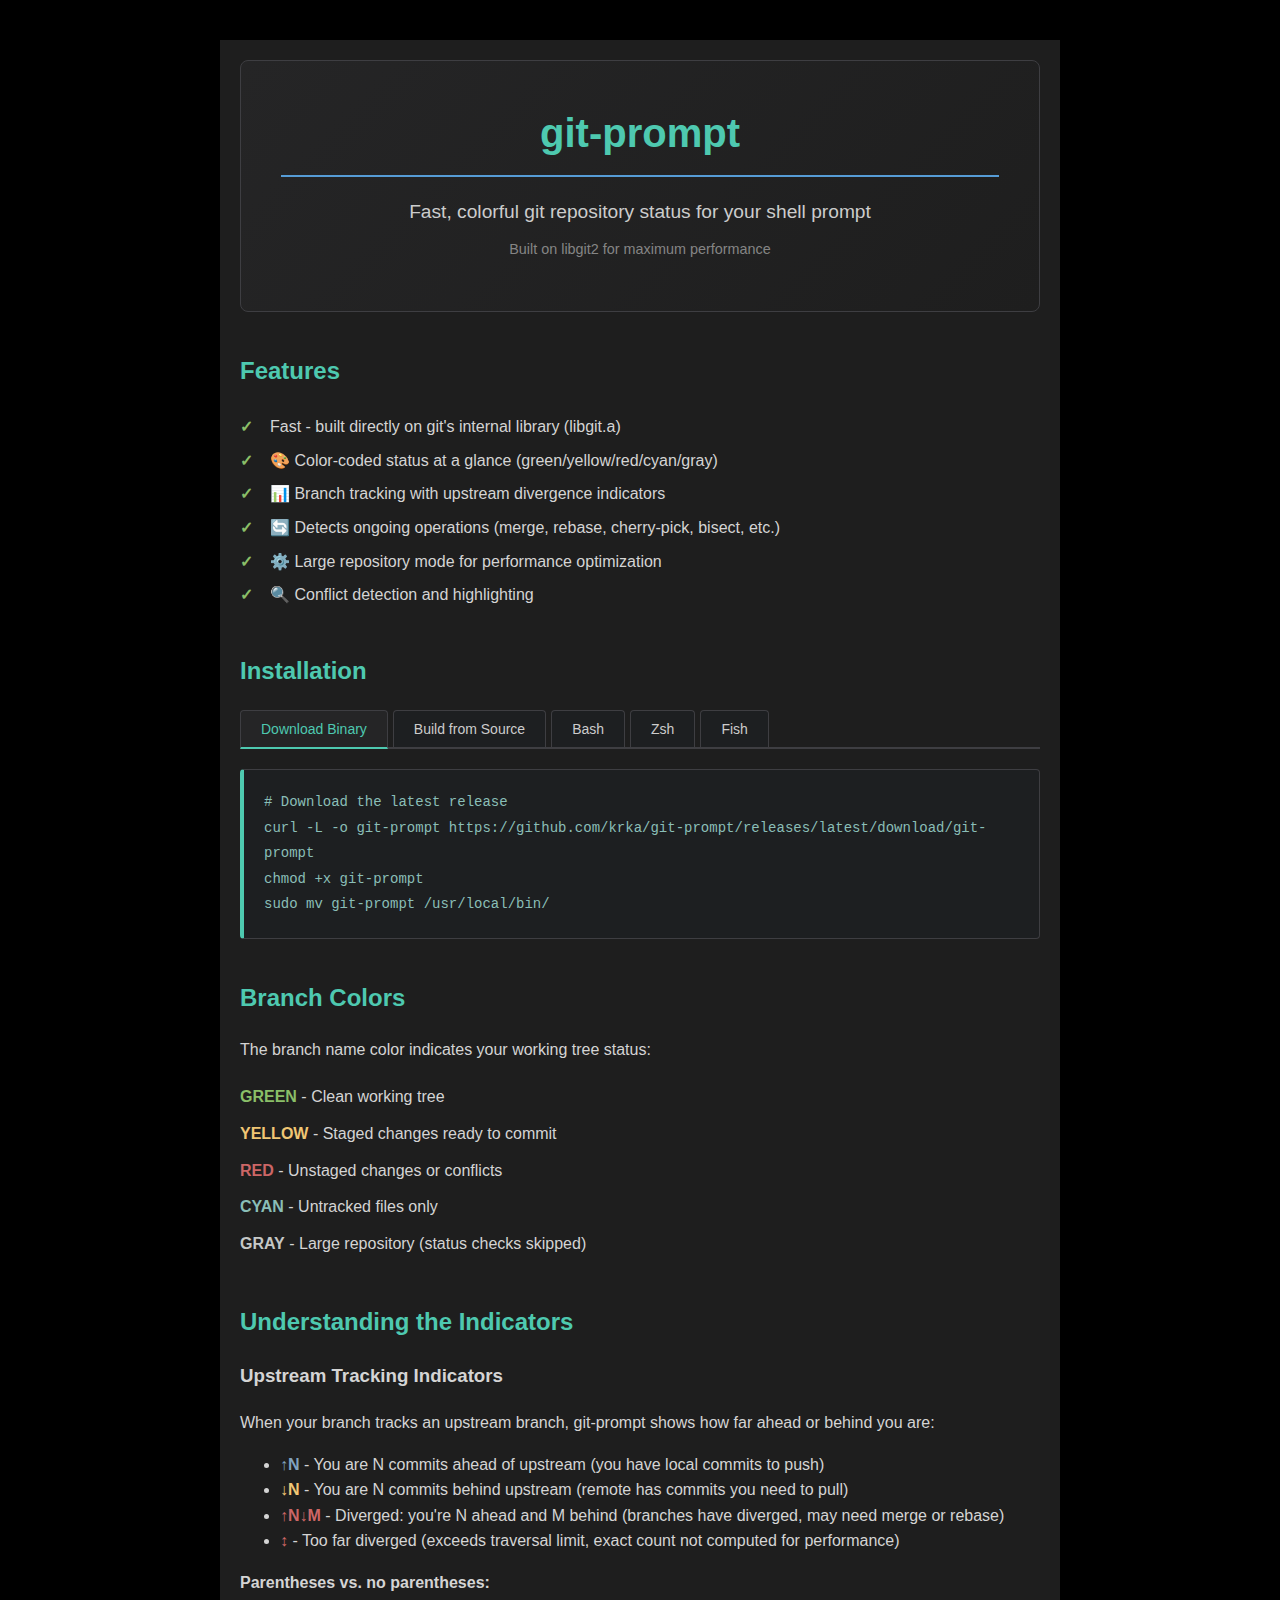
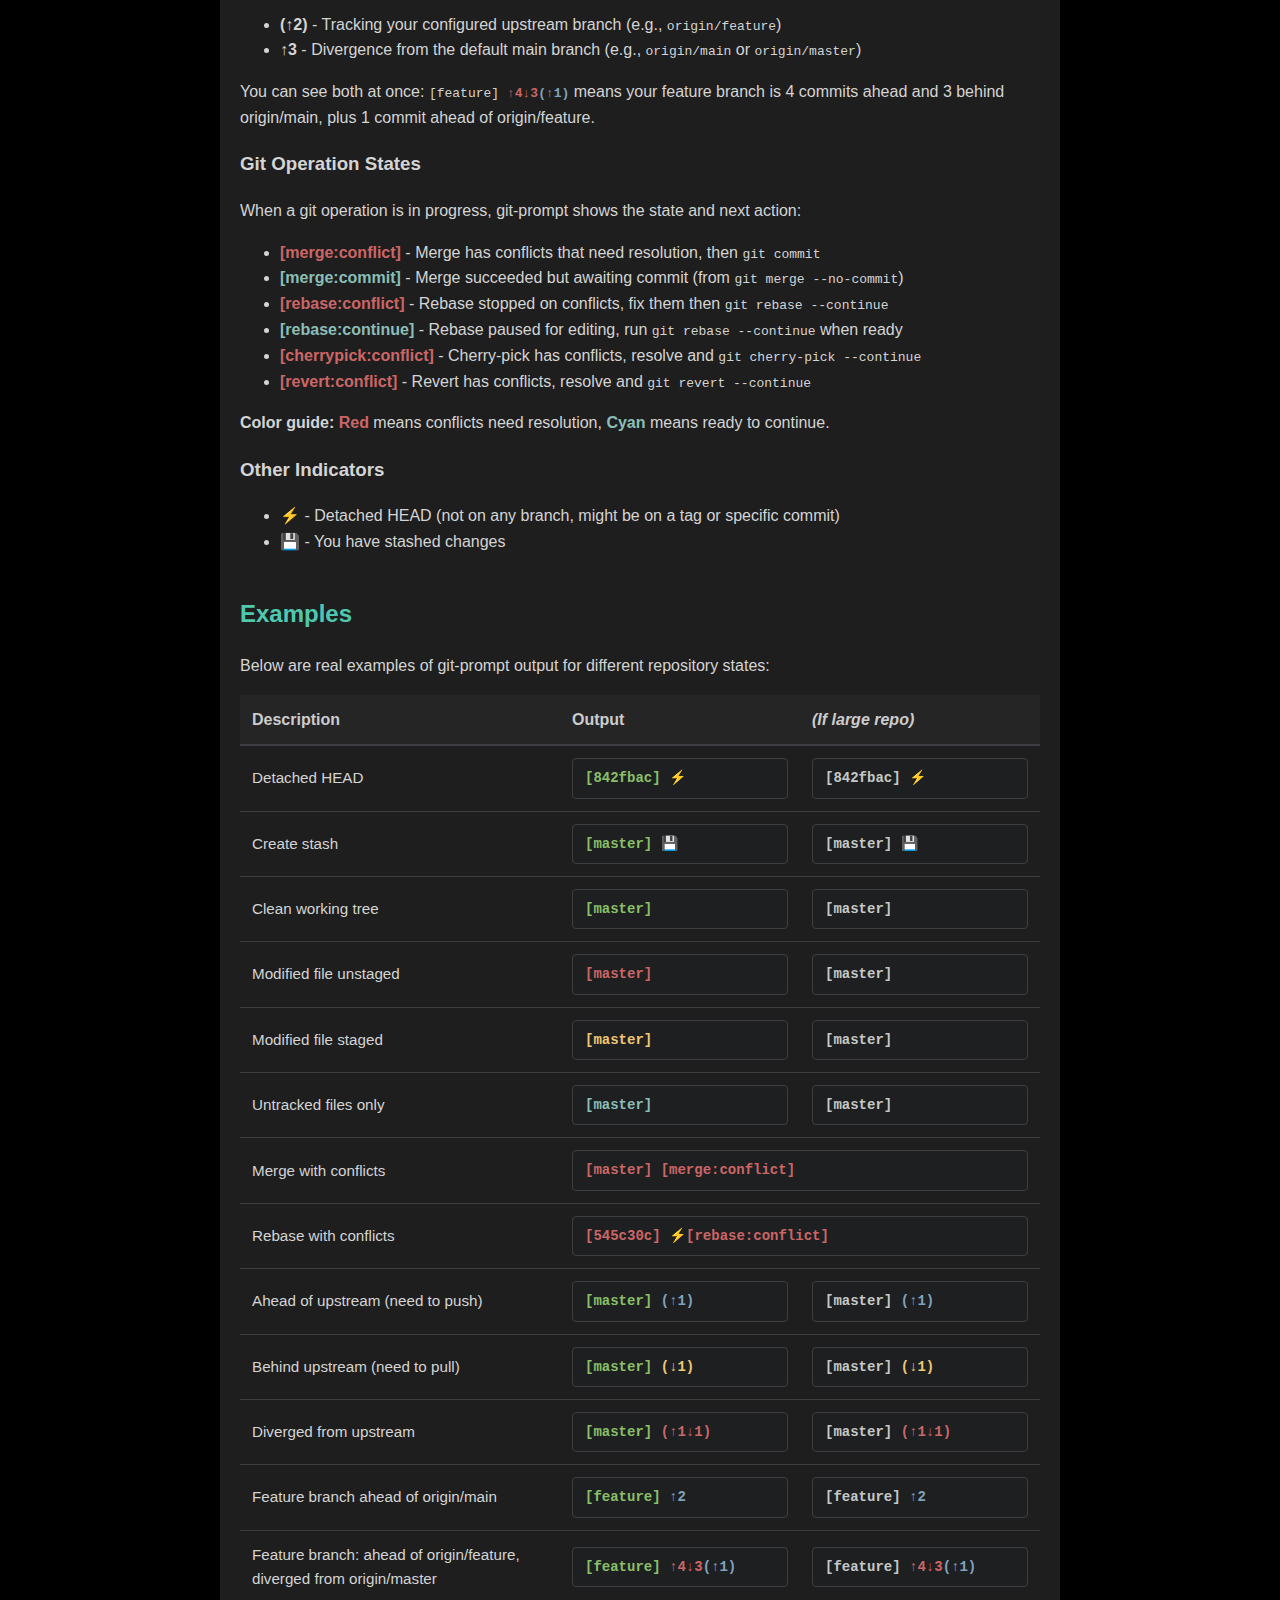
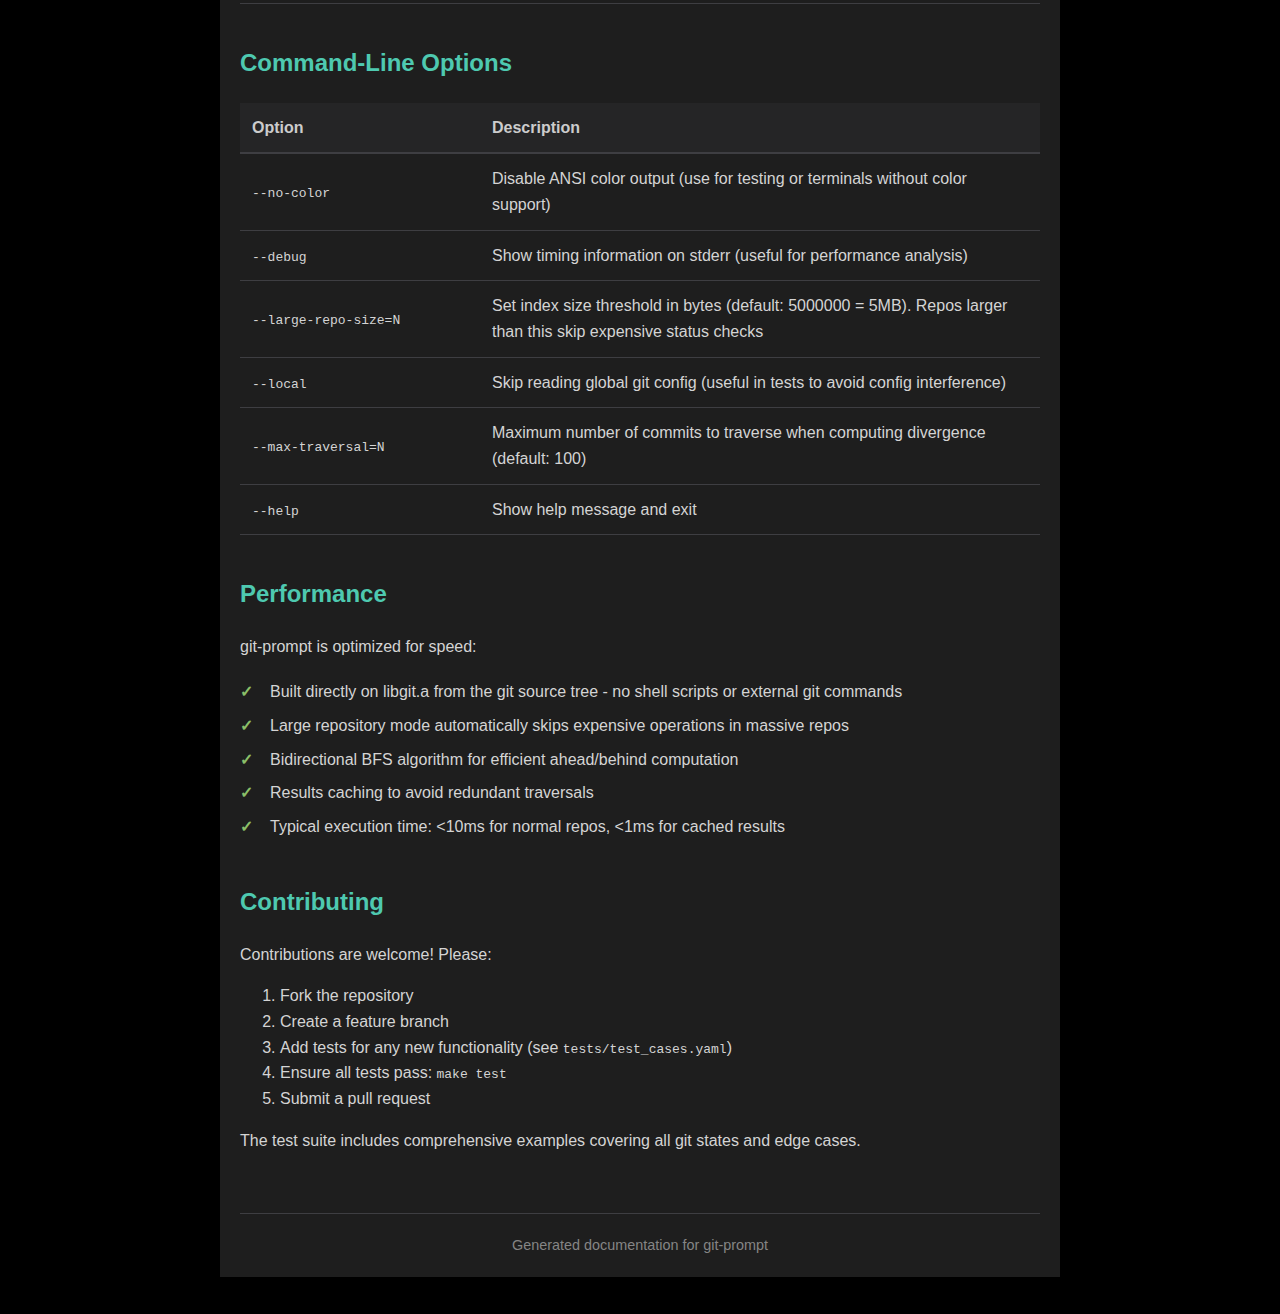
<file: index.html>
<!DOCTYPE html>
<html lang="en">
<head>
    <meta charset="UTF-8">
    <meta name="viewport" content="width=device-width, initial-scale=1.0">
    <title>git-prompt - Fast Git Status for Your Shell Prompt</title>
    <link rel="stylesheet" href="test-styles.css">
    <style>
        body {
            background-color: #000000;
        }
        .container {
            max-width: 50em;
            margin: 0 auto;
            padding: 20px;
            background-color: #1e1e1e;
        }
        .hero {
            background: linear-gradient(135deg, #252526 0%, #1e1e1e 100%);
            border: 1px solid #3e3e42;
            border-radius: 8px;
            padding: 40px;
            margin-bottom: 40px;
            text-align: center;
        }
        .hero h1 {
            color: #4ec9b0;
            margin: 0 0 20px 0;
            font-size: 2.5em;
        }
        .hero p {
            color: #cccccc;
            font-size: 1.2em;
            margin: 10px 0;
        }
        .section {
            margin-bottom: 40px;
        }
        .install-box {
            background-color: #1d1f21;
            border: 1px solid #3e3e42;
            border-left: 4px solid #4ec9b0;
            border-radius: 4px;
            padding: 20px;
            margin: 20px 0;
            font-family: 'Consolas', 'Monaco', 'Courier New', monospace;
        }
        .install-box code {
            color: #8abeb7;
            font-size: 14px;
        }
        .feature-list {
            list-style: none;
            padding: 0;
        }
        .feature-list li {
            padding: 4px 0;
            padding-left: 30px;
            position: relative;
        }
        .feature-list li:before {
            content: "✓";
            position: absolute;
            left: 0;
            color: #8abf68;
            font-weight: bold;
        }
        table {
            width: 100%;
            border-collapse: collapse;
            margin-bottom: 30px;
        }
        th {
            background-color: #252526;
            color: #cccccc;
            padding: 12px;
            text-align: left;
            border-bottom: 2px solid #3e3e42;
            font-weight: 600;
        }
        td {
            padding: 12px;
            border-bottom: 1px solid #3e3e42;
        }
        tr:hover {
            background-color: #2d2d30;
        }
        .test-name {
            color: #d4d4d4;
            font-size: 0.95em;
        }
        .color-legend {
            display: grid;
            grid-template-columns: repeat(auto-fit, minmax(250px, 1fr));
            gap: 15px;
            margin: 20px 0;
        }
        .color-item {
            background-color: #1d1f21;
            border: 1px solid #3e3e42;
            border-radius: 4px;
            padding: 15px;
        }
        .color-item h4 {
            margin: 0 0 8px 0;
            font-size: 0.95em;
        }
        .color-item p {
            margin: 0;
            font-size: 0.85em;
            color: #858585;
        }
        /* Tab styles */
        .tabs {
            display: flex;
            border-bottom: 2px solid #3e3e42;
            margin-bottom: 20px;
            gap: 5px;
        }
        .tab-button {
            background-color: #1d1f21;
            border: 1px solid #3e3e42;
            border-bottom: none;
            color: #cccccc;
            padding: 10px 20px;
            cursor: pointer;
            border-radius: 4px 4px 0 0;
            font-size: 14px;
            transition: background-color 0.2s;
        }
        .tab-button:hover {
            background-color: #2d2d30;
        }
        .tab-button.active {
            background-color: #252526;
            color: #4ec9b0;
            border-bottom: 2px solid #4ec9b0;
            margin-bottom: -2px;
        }
        .tab-content {
            display: none;
        }
        .tab-content.active {
            display: block;
        }
        .color-list {
            list-style: none;
            padding: 0;
            line-height: 1.8;
        }
        .color-list li {
            padding: 4px 0;
        }
    </style>
</head>
<body>
    <div class="container">
    <div class="hero">
        <h1>git-prompt</h1>
        <p>Fast, colorful git repository status for your shell prompt</p>
        <p style="color: #858585; font-size: 0.9em;">Built on libgit2 for maximum performance</p>
    </div>

    <div class="section">
        <h2>Features</h2>
        <ul class="feature-list">
            <li>Fast - built directly on git's internal library (libgit.a)</li>
            <li>🎨 Color-coded status at a glance (green/yellow/red/cyan/gray)</li>
            <li>📊 Branch tracking with upstream divergence indicators</li>
            <li>🔄 Detects ongoing operations (merge, rebase, cherry-pick, bisect, etc.)</li>
            <li>⚙️ Large repository mode for performance optimization</li>
            <li>🔍 Conflict detection and highlighting</li>
        </ul>
    </div>

    <div class="section">
        <h2>Installation</h2>

        <div class="tabs">
            <button class="tab-button active" onclick="switchTab(event, 'binary')">Download Binary</button>
            <button class="tab-button" onclick="switchTab(event, 'source')">Build from Source</button>
            <button class="tab-button" onclick="switchTab(event, 'bash')">Bash</button>
            <button class="tab-button" onclick="switchTab(event, 'zsh')">Zsh</button>
            <button class="tab-button" onclick="switchTab(event, 'fish')">Fish</button>
        </div>

        <div id="binary" class="tab-content active">
            <div class="install-box">
                <code>
# Download the latest release<br>
curl -L -o git-prompt https://github.com/krka/git-prompt/releases/latest/download/git-prompt<br>
chmod +x git-prompt<br>
sudo mv git-prompt /usr/local/bin/
                </code>
            </div>
        </div>

        <div id="source" class="tab-content">
            <div class="install-box">
                <code>
git clone https://github.com/krka/git-prompt.git<br>
cd git-prompt<br>
make<br>
sudo make install
                </code>
            </div>
        </div>

        <div id="bash" class="tab-content">
            <p>Add to your <code>~/.bashrc</code> or <code>~/.bash_profile</code>:</p>
            <div class="install-box">
                <code>
PS1='\\[\\e[0;36m\\]\\w\\[\\e[0m\\] $(git-prompt) \\$ '
                </code>
            </div>
        </div>

        <div id="zsh" class="tab-content">
            <p>Add to your <code>~/.zshrc</code>:</p>
            <div class="install-box">
                <code>
setopt PROMPT_SUBST<br>
PROMPT='%F{cyan}%~%f $(git-prompt)%% '
                </code>
            </div>
        </div>

        <div id="fish" class="tab-content">
            <p>Add to your <code>~/.config/fish/config.fish</code>:</p>
            <div class="install-box">
                <code>
function fish_prompt<br>
&nbsp;&nbsp;set_color cyan<br>
&nbsp;&nbsp;echo -n (prompt_pwd)<br>
&nbsp;&nbsp;set_color normal<br>
&nbsp;&nbsp;echo -n ' '<br>
&nbsp;&nbsp;git-prompt<br>
end
                </code>
            </div>
        </div>
    </div>

    <div class="section">
        <h2>Branch Colors</h2>
        <p>The branch name color indicates your working tree status:</p>
        <ul class="color-list">
            <li><span class="ansi2">GREEN</span> - Clean working tree</li>
            <li><span class="ansi3">YELLOW</span> - Staged changes ready to commit</li>
            <li><span class="ansi1">RED</span> - Unstaged changes or conflicts</li>
            <li><span class="ansi6">CYAN</span> - Untracked files only</li>
            <li><span class="ansi7">GRAY</span> - Large repository (status checks skipped)</li>
        </ul>
    </div>

    <div class="section">
        <h2>Understanding the Indicators</h2>

        <h3>Upstream Tracking Indicators</h3>
        <p>When your branch tracks an upstream branch, git-prompt shows how far ahead or behind you are:</p>
        <ul>
            <li><strong><span class="ansi4">↑N</span></strong> - You are N commits ahead of upstream (you have local commits to push)</li>
            <li><strong><span class="ansi3">↓N</span></strong> - You are N commits behind upstream (remote has commits you need to pull)</li>
            <li><strong><span class="ansi1">↑N↓M</span></strong> - Diverged: you're N ahead and M behind (branches have diverged, may need merge or rebase)</li>
            <li><strong><span class="ansi1">↕</span></strong> - Too far diverged (exceeds traversal limit, exact count not computed for performance)</li>
        </ul>
        <p><strong>Parentheses vs. no parentheses:</strong></p>
        <ul>
            <li><strong>(↑2)</strong> - Tracking your configured upstream branch (e.g., <code>origin/feature</code>)</li>
            <li><strong>↑3</strong> - Divergence from the default main branch (e.g., <code>origin/main</code> or <code>origin/master</code>)</li>
        </ul>
        <p>You can see both at once: <code>[feature] <span class="ansi1">↑4↓3</span><span class="ansi4">(↑1)</span></code> means your feature branch is 4 commits ahead and 3 behind origin/main, plus 1 commit ahead of origin/feature.</p>

        <h3>Git Operation States</h3>
        <p>When a git operation is in progress, git-prompt shows the state and next action:</p>
        <ul>
            <li><strong><span class="ansi1">[merge:conflict]</span></strong> - Merge has conflicts that need resolution, then <code>git commit</code></li>
            <li><strong><span class="ansi6">[merge:commit]</span></strong> - Merge succeeded but awaiting commit (from <code>git merge --no-commit</code>)</li>
            <li><strong><span class="ansi1">[rebase:conflict]</span></strong> - Rebase stopped on conflicts, fix them then <code>git rebase --continue</code></li>
            <li><strong><span class="ansi6">[rebase:continue]</span></strong> - Rebase paused for editing, run <code>git rebase --continue</code> when ready</li>
            <li><strong><span class="ansi1">[cherrypick:conflict]</span></strong> - Cherry-pick has conflicts, resolve and <code>git cherry-pick --continue</code></li>
            <li><strong><span class="ansi1">[revert:conflict]</span></strong> - Revert has conflicts, resolve and <code>git revert --continue</code></li>
        </ul>
        <p><strong>Color guide:</strong> <span class="ansi1">Red</span> means conflicts need resolution, <span class="ansi6">Cyan</span> means ready to continue.</p>

        <h3>Other Indicators</h3>
        <ul>
            <li><strong>⚡</strong> - Detached HEAD (not on any branch, might be on a tag or specific commit)</li>
            <li><strong>💾</strong> - You have stashed changes</li>
        </ul>
    </div>

    <div class="section">
        <h2>Examples</h2>
        <p>Below are real examples of git-prompt output for different repository states:</p>

        <table>
    <thead>
        <tr>
            <th style="width: 40%">Description</th>
            <th style="width: 30%">Output</th>
            <th style="width: 30%; font-style: italic;">(If large repo)</th>
        </tr>
    </thead>
    <tbody>
        <tr>
            <td class="test-name">Detached HEAD</td>
            <td style="width: 30%"><div class="terminal"><span class="ansi2">[842fbac]</span> ⚡</div></td>
            <td style="width: 30%; color: #858585;"><div class="terminal"><span class="ansi7">[842fbac]</span> ⚡</div></td>
        </tr>
        <tr>
            <td class="test-name">Create stash</td>
            <td style="width: 30%"><div class="terminal"><span class="ansi2">[master]</span> 💾</div></td>
            <td style="width: 30%; color: #858585;"><div class="terminal"><span class="ansi7">[master]</span> 💾</div></td>
        </tr>
        <tr>
            <td class="test-name">Clean working tree</td>
            <td style="width: 30%"><div class="terminal"><span class="ansi2">[master]</span></div></td>
            <td style="width: 30%; color: #858585;"><div class="terminal"><span class="ansi7">[master]</span></div></td>
        </tr>
        <tr>
            <td class="test-name">Modified file unstaged</td>
            <td style="width: 30%"><div class="terminal"><span class="ansi1">[master]</span></div></td>
            <td style="width: 30%; color: #858585;"><div class="terminal"><span class="ansi7">[master]</span></div></td>
        </tr>
        <tr>
            <td class="test-name">Modified file staged</td>
            <td style="width: 30%"><div class="terminal"><span class="ansi3">[master]</span></div></td>
            <td style="width: 30%; color: #858585;"><div class="terminal"><span class="ansi7">[master]</span></div></td>
        </tr>
        <tr>
            <td class="test-name">Untracked files only</td>
            <td style="width: 30%"><div class="terminal"><span class="ansi6">[master]</span></div></td>
            <td style="width: 30%; color: #858585;"><div class="terminal"><span class="ansi7">[master]</span></div></td>
        </tr>
        <tr>
            <td class="test-name">Merge with conflicts</td>
            <td colspan="2"><div class="terminal"><span class="ansi1">[master]</span> <span class="ansi1">[merge:conflict]</span></div></td>
        </tr>
        <tr>
            <td class="test-name">Rebase with conflicts</td>
            <td colspan="2"><div class="terminal"><span class="ansi1">[545c30c]</span> ⚡<span class="ansi1">[rebase:conflict]</span></div></td>
        </tr>
        <tr>
            <td class="test-name">Ahead of upstream (need to push)</td>
            <td style="width: 30%"><div class="terminal"><span class="ansi2">[master]</span> <span class="ansi4">(↑1)</span></div></td>
            <td style="width: 30%; color: #858585;"><div class="terminal"><span class="ansi7">[master]</span> <span class="ansi4">(↑1)</span></div></td>
        </tr>
        <tr>
            <td class="test-name">Behind upstream (need to pull)</td>
            <td style="width: 30%"><div class="terminal"><span class="ansi2">[master]</span> <span class="ansi3">(↓1)</span></div></td>
            <td style="width: 30%; color: #858585;"><div class="terminal"><span class="ansi7">[master]</span> <span class="ansi3">(↓1)</span></div></td>
        </tr>
        <tr>
            <td class="test-name">Diverged from upstream</td>
            <td style="width: 30%"><div class="terminal"><span class="ansi2">[master]</span> <span class="ansi1">(↑1↓1)</span></div></td>
            <td style="width: 30%; color: #858585;"><div class="terminal"><span class="ansi7">[master]</span> <span class="ansi1">(↑1↓1)</span></div></td>
        </tr>
        <tr>
            <td class="test-name">Feature branch ahead of origin/main</td>
            <td style="width: 30%"><div class="terminal"><span class="ansi2">[feature]</span> <span class="ansi4">↑2</span></div></td>
            <td style="width: 30%; color: #858585;"><div class="terminal"><span class="ansi7">[feature]</span> <span class="ansi4">↑2</span></div></td>
        </tr>
        <tr>
            <td class="test-name">Feature branch: ahead of origin/feature, diverged from origin/master</td>
            <td style="width: 30%"><div class="terminal"><span class="ansi2">[feature]</span> <span class="ansi1">↑4↓3</span><span class="ansi4">(↑1)</span></div></td>
            <td style="width: 30%; color: #858585;"><div class="terminal"><span class="ansi7">[feature]</span> <span class="ansi1">↑4↓3</span><span class="ansi4">(↑1)</span></div></td>
        </tr>
    </tbody>
</table>

    </div>

    <div class="section">
        <h2>Command-Line Options</h2>
        <table>
            <thead>
                <tr>
                    <th style="width: 30%">Option</th>
                    <th style="width: 70%">Description</th>
                </tr>
            </thead>
            <tbody>
                <tr>
                    <td><code>--no-color</code></td>
                    <td>Disable ANSI color output (use for testing or terminals without color support)</td>
                </tr>
                <tr>
                    <td><code>--debug</code></td>
                    <td>Show timing information on stderr (useful for performance analysis)</td>
                </tr>
                <tr>
                    <td><code>--large-repo-size=N</code></td>
                    <td>Set index size threshold in bytes (default: 5000000 = 5MB). Repos larger than this skip expensive status checks</td>
                </tr>
                <tr>
                    <td><code>--local</code></td>
                    <td>Skip reading global git config (useful in tests to avoid config interference)</td>
                </tr>
                <tr>
                    <td><code>--max-traversal=N</code></td>
                    <td>Maximum number of commits to traverse when computing divergence (default: 100)</td>
                </tr>
                <tr>
                    <td><code>--help</code></td>
                    <td>Show help message and exit</td>
                </tr>
            </tbody>
        </table>
    </div>

    <div class="section">
        <h2>Performance</h2>
        <p>git-prompt is optimized for speed:</p>
        <ul class="feature-list">
            <li>Built directly on libgit.a from the git source tree - no shell scripts or external git commands</li>
            <li>Large repository mode automatically skips expensive operations in massive repos</li>
            <li>Bidirectional BFS algorithm for efficient ahead/behind computation</li>
            <li>Results caching to avoid redundant traversals</li>
            <li>Typical execution time: &lt;10ms for normal repos, &lt;1ms for cached results</li>
        </ul>
    </div>

    <div class="section">
        <h2>Contributing</h2>
        <p>Contributions are welcome! Please:</p>
        <ol>
            <li>Fork the repository</li>
            <li>Create a feature branch</li>
            <li>Add tests for any new functionality (see <code>tests/test_cases.yaml</code>)</li>
            <li>Ensure all tests pass: <code>make test</code></li>
            <li>Submit a pull request</li>
        </ol>
        <p>The test suite includes comprehensive examples covering all git states and edge cases.</p>
    </div>

    <div class="footer">
        Generated documentation for git-prompt
    </div>
    </div>

    <script>
        function switchTab(event, tabId) {
            // Hide all tab content
            const tabContents = document.getElementsByClassName('tab-content');
            for (let i = 0; i < tabContents.length; i++) {
                tabContents[i].classList.remove('active');
            }

            // Remove active class from all buttons
            const tabButtons = document.getElementsByClassName('tab-button');
            for (let i = 0; i < tabButtons.length; i++) {
                tabButtons[i].classList.remove('active');
            }

            // Show selected tab and mark button as active
            document.getElementById(tabId).classList.add('active');
            event.currentTarget.classList.add('active');
        }
    </script>
</body>
</html>
</file>
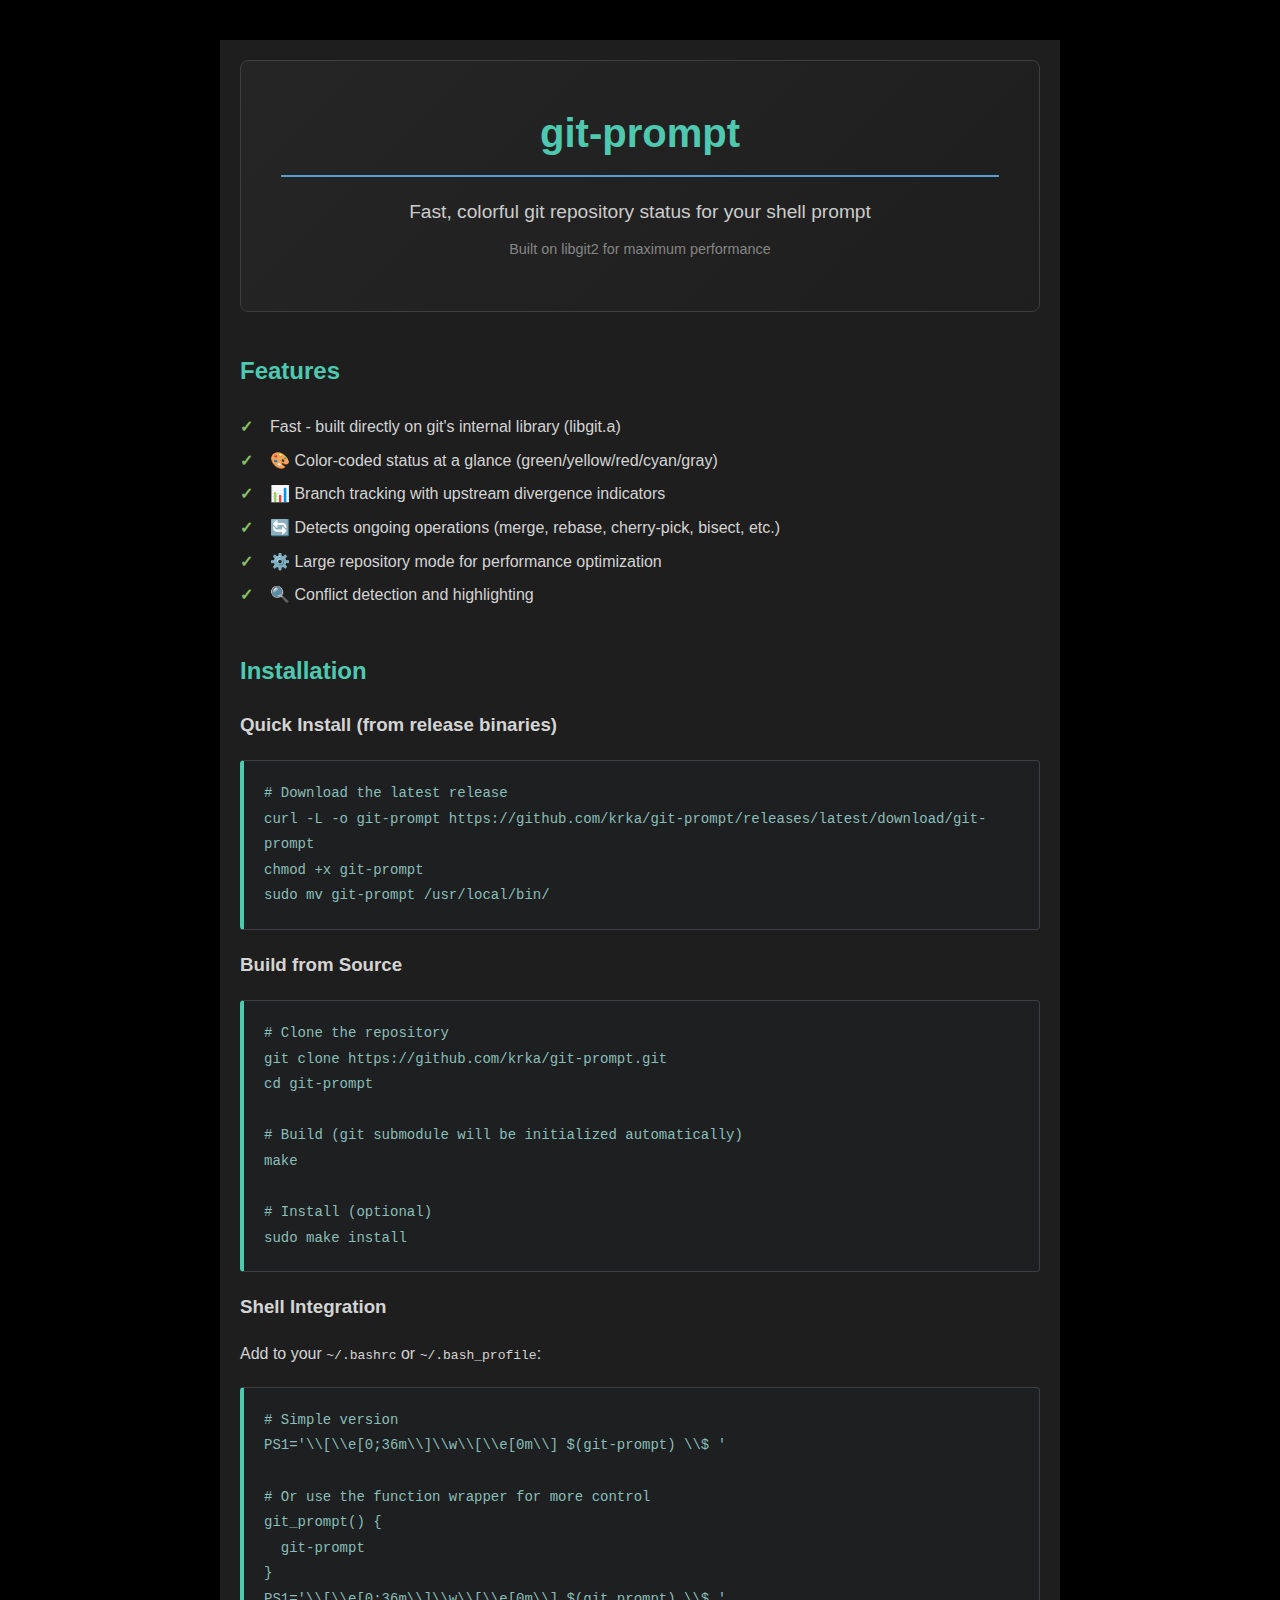
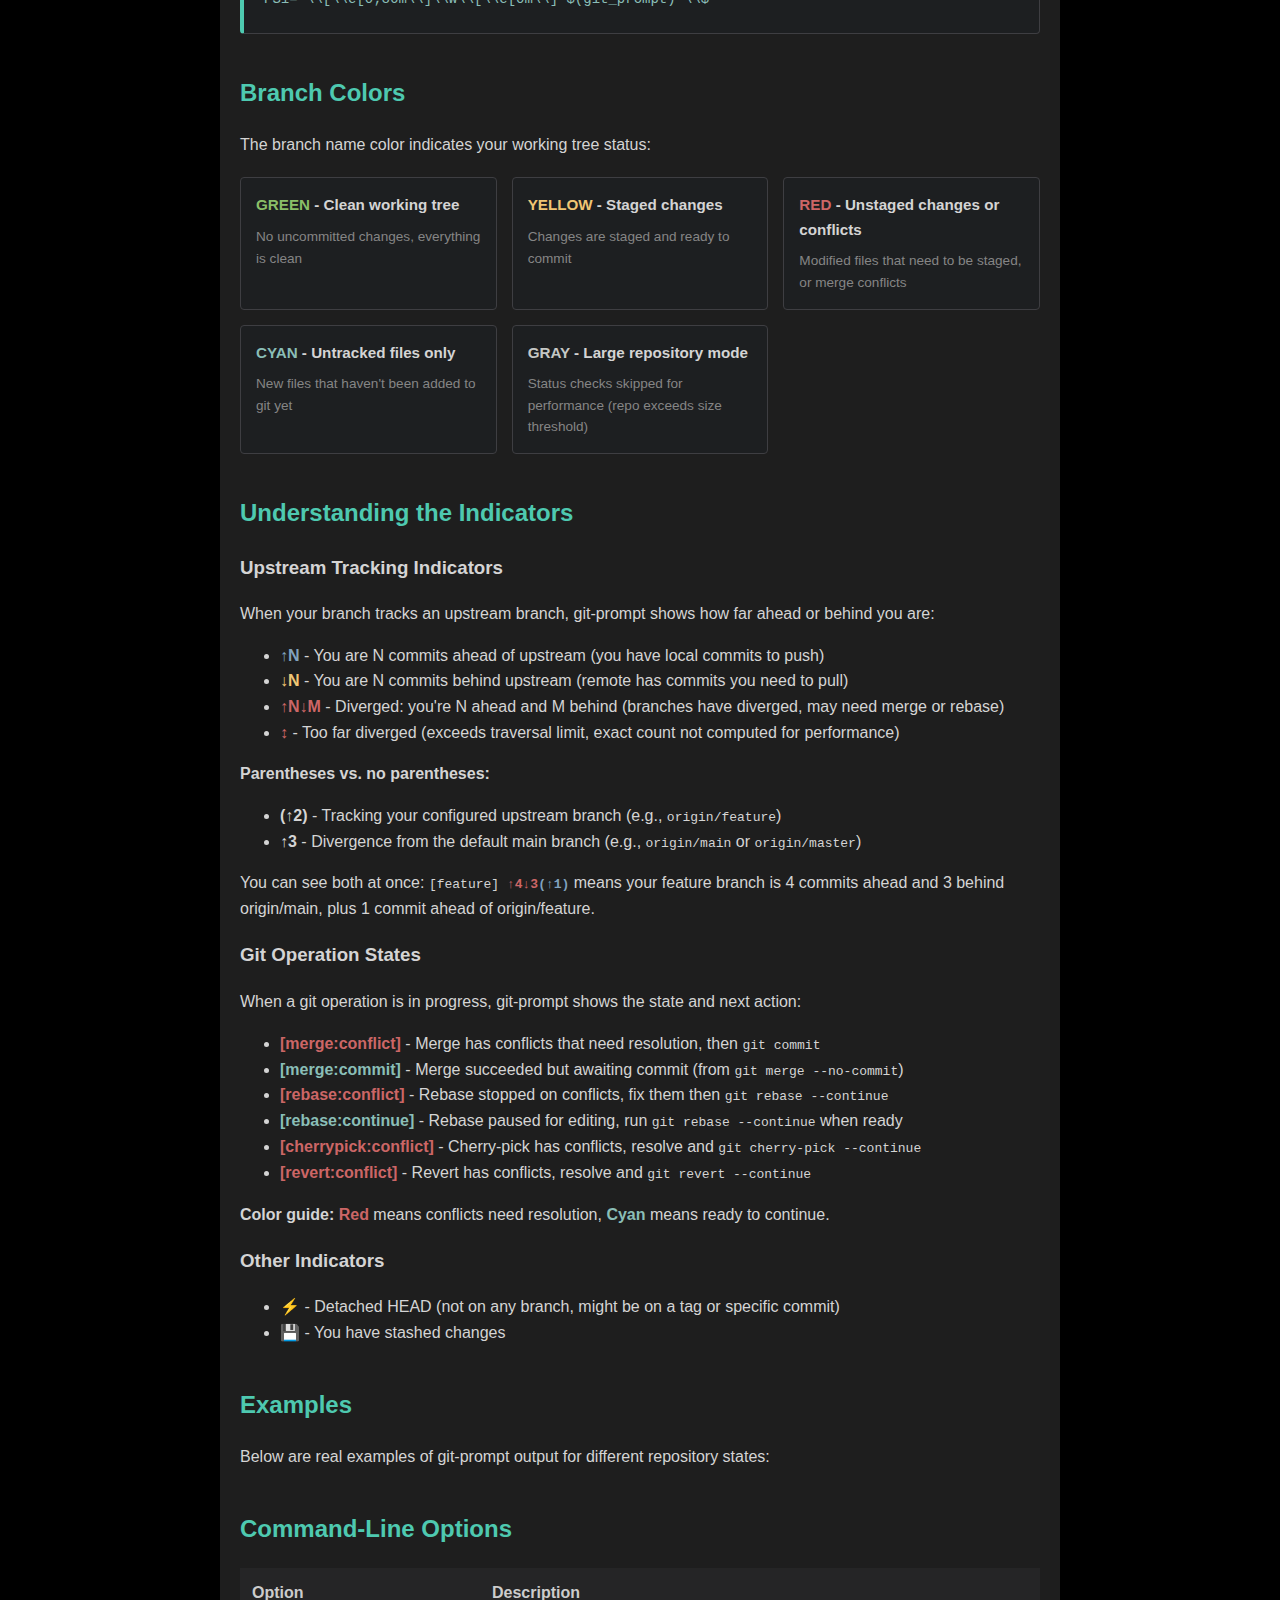
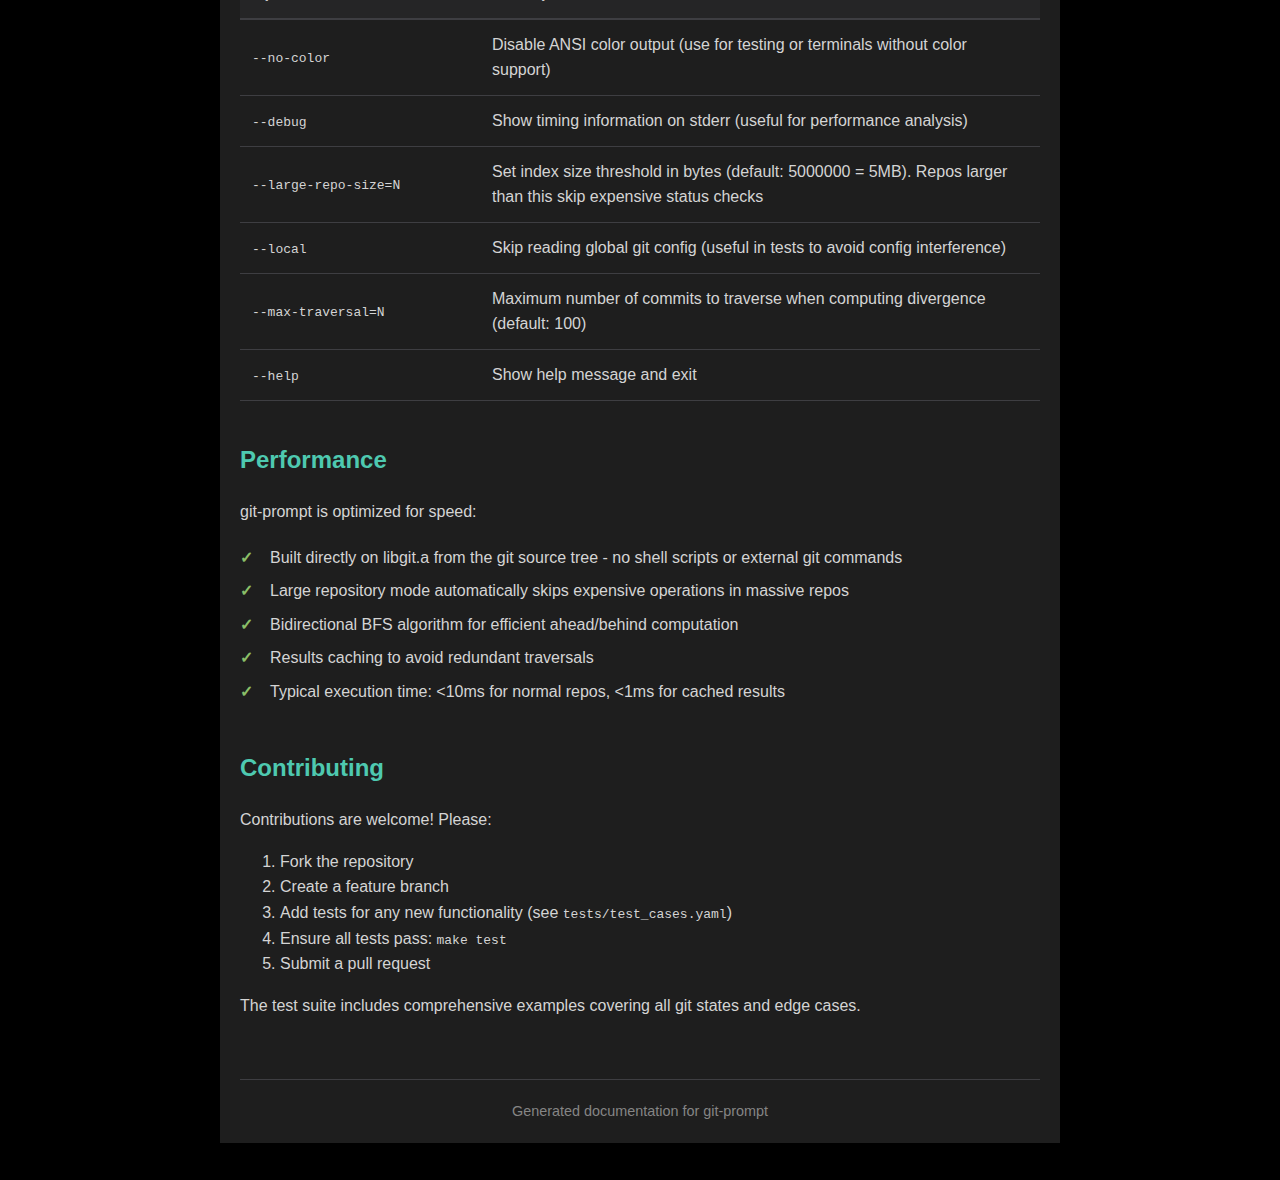
<file: tests/documentation-template.html>
<!DOCTYPE html>
<html lang="en">
<head>
    <meta charset="UTF-8">
    <meta name="viewport" content="width=device-width, initial-scale=1.0">
    <title>git-prompt - Fast Git Status for Your Shell Prompt</title>
    <link rel="stylesheet" href="test-styles.css">
    <style>
        body {
            background-color: #000000;
        }
        .container {
            max-width: 50em;
            margin: 0 auto;
            padding: 20px;
            background-color: #1e1e1e;
        }
        .hero {
            background: linear-gradient(135deg, #252526 0%, #1e1e1e 100%);
            border: 1px solid #3e3e42;
            border-radius: 8px;
            padding: 40px;
            margin-bottom: 40px;
            text-align: center;
        }
        .hero h1 {
            color: #4ec9b0;
            margin: 0 0 20px 0;
            font-size: 2.5em;
        }
        .hero p {
            color: #cccccc;
            font-size: 1.2em;
            margin: 10px 0;
        }
        .section {
            margin-bottom: 40px;
        }
        .install-box {
            background-color: #1d1f21;
            border: 1px solid #3e3e42;
            border-left: 4px solid #4ec9b0;
            border-radius: 4px;
            padding: 20px;
            margin: 20px 0;
            font-family: 'Consolas', 'Monaco', 'Courier New', monospace;
        }
        .install-box code {
            color: #8abeb7;
            font-size: 14px;
        }
        .feature-list {
            list-style: none;
            padding: 0;
        }
        .feature-list li {
            padding: 4px 0;
            padding-left: 30px;
            position: relative;
        }
        .feature-list li:before {
            content: "✓";
            position: absolute;
            left: 0;
            color: #8abf68;
            font-weight: bold;
        }
        table {
            width: 100%;
            border-collapse: collapse;
            margin-bottom: 30px;
        }
        th {
            background-color: #252526;
            color: #cccccc;
            padding: 12px;
            text-align: left;
            border-bottom: 2px solid #3e3e42;
            font-weight: 600;
        }
        td {
            padding: 12px;
            border-bottom: 1px solid #3e3e42;
        }
        tr:hover {
            background-color: #2d2d30;
        }
        .test-name {
            color: #d4d4d4;
            font-size: 0.95em;
        }
        .color-legend {
            display: grid;
            grid-template-columns: repeat(auto-fit, minmax(250px, 1fr));
            gap: 15px;
            margin: 20px 0;
        }
        .color-item {
            background-color: #1d1f21;
            border: 1px solid #3e3e42;
            border-radius: 4px;
            padding: 15px;
        }
        .color-item h4 {
            margin: 0 0 8px 0;
            font-size: 0.95em;
        }
        .color-item p {
            margin: 0;
            font-size: 0.85em;
            color: #858585;
        }
    </style>
</head>
<body>
    <div class="container">
    <div class="hero">
        <h1>git-prompt</h1>
        <p>Fast, colorful git repository status for your shell prompt</p>
        <p style="color: #858585; font-size: 0.9em;">Built on libgit2 for maximum performance</p>
    </div>

    <div class="section">
        <h2>Features</h2>
        <ul class="feature-list">
            <li>Fast - built directly on git's internal library (libgit.a)</li>
            <li>🎨 Color-coded status at a glance (green/yellow/red/cyan/gray)</li>
            <li>📊 Branch tracking with upstream divergence indicators</li>
            <li>🔄 Detects ongoing operations (merge, rebase, cherry-pick, bisect, etc.)</li>
            <li>⚙️ Large repository mode for performance optimization</li>
            <li>🔍 Conflict detection and highlighting</li>
        </ul>
    </div>

    <div class="section">
        <h2>Installation</h2>

        <h3>Quick Install (from release binaries)</h3>
        <div class="install-box">
            <code>
# Download the latest release<br>
curl -L -o git-prompt https://github.com/krka/git-prompt/releases/latest/download/git-prompt<br>
chmod +x git-prompt<br>
sudo mv git-prompt /usr/local/bin/
            </code>
        </div>

        <h3>Build from Source</h3>
        <div class="install-box">
            <code>
# Clone the repository<br>
git clone https://github.com/krka/git-prompt.git<br>
cd git-prompt<br>
<br>
# Build (git submodule will be initialized automatically)<br>
make<br>
<br>
# Install (optional)<br>
sudo make install
            </code>
        </div>

        <h3>Shell Integration</h3>
        <p>Add to your <code>~/.bashrc</code> or <code>~/.bash_profile</code>:</p>
        <div class="install-box">
            <code>
# Simple version<br>
PS1='\\[\\e[0;36m\\]\\w\\[\\e[0m\\] $(git-prompt) \\$ '<br>
<br>
# Or use the function wrapper for more control<br>
git_prompt() {<br>
&nbsp;&nbsp;git-prompt<br>
}<br>
PS1='\\[\\e[0;36m\\]\\w\\[\\e[0m\\] $(git_prompt) \\$ '
            </code>
        </div>
    </div>

    <div class="section">
        <h2>Branch Colors</h2>
        <p>The branch name color indicates your working tree status:</p>

        <div class="color-legend">
            <div class="color-item">
                <h4><span class="ansi2">GREEN</span> - Clean working tree</h4>
                <p>No uncommitted changes, everything is clean</p>
            </div>
            <div class="color-item">
                <h4><span class="ansi3">YELLOW</span> - Staged changes</h4>
                <p>Changes are staged and ready to commit</p>
            </div>
            <div class="color-item">
                <h4><span class="ansi1">RED</span> - Unstaged changes or conflicts</h4>
                <p>Modified files that need to be staged, or merge conflicts</p>
            </div>
            <div class="color-item">
                <h4><span class="ansi6">CYAN</span> - Untracked files only</h4>
                <p>New files that haven't been added to git yet</p>
            </div>
            <div class="color-item">
                <h4><span class="ansi7">GRAY</span> - Large repository mode</h4>
                <p>Status checks skipped for performance (repo exceeds size threshold)</p>
            </div>
        </div>
    </div>

    <div class="section">
        <h2>Understanding the Indicators</h2>

        <h3>Upstream Tracking Indicators</h3>
        <p>When your branch tracks an upstream branch, git-prompt shows how far ahead or behind you are:</p>
        <ul>
            <li><strong><span class="ansi4">↑N</span></strong> - You are N commits ahead of upstream (you have local commits to push)</li>
            <li><strong><span class="ansi3">↓N</span></strong> - You are N commits behind upstream (remote has commits you need to pull)</li>
            <li><strong><span class="ansi1">↑N↓M</span></strong> - Diverged: you're N ahead and M behind (branches have diverged, may need merge or rebase)</li>
            <li><strong><span class="ansi1">↕</span></strong> - Too far diverged (exceeds traversal limit, exact count not computed for performance)</li>
        </ul>
        <p><strong>Parentheses vs. no parentheses:</strong></p>
        <ul>
            <li><strong>(↑2)</strong> - Tracking your configured upstream branch (e.g., <code>origin/feature</code>)</li>
            <li><strong>↑3</strong> - Divergence from the default main branch (e.g., <code>origin/main</code> or <code>origin/master</code>)</li>
        </ul>
        <p>You can see both at once: <code>[feature] <span class="ansi1">↑4↓3</span><span class="ansi4">(↑1)</span></code> means your feature branch is 4 commits ahead and 3 behind origin/main, plus 1 commit ahead of origin/feature.</p>

        <h3>Git Operation States</h3>
        <p>When a git operation is in progress, git-prompt shows the state and next action:</p>
        <ul>
            <li><strong><span class="ansi1">[merge:conflict]</span></strong> - Merge has conflicts that need resolution, then <code>git commit</code></li>
            <li><strong><span class="ansi6">[merge:commit]</span></strong> - Merge succeeded but awaiting commit (from <code>git merge --no-commit</code>)</li>
            <li><strong><span class="ansi1">[rebase:conflict]</span></strong> - Rebase stopped on conflicts, fix them then <code>git rebase --continue</code></li>
            <li><strong><span class="ansi6">[rebase:continue]</span></strong> - Rebase paused for editing, run <code>git rebase --continue</code> when ready</li>
            <li><strong><span class="ansi1">[cherrypick:conflict]</span></strong> - Cherry-pick has conflicts, resolve and <code>git cherry-pick --continue</code></li>
            <li><strong><span class="ansi1">[revert:conflict]</span></strong> - Revert has conflicts, resolve and <code>git revert --continue</code></li>
        </ul>
        <p><strong>Color guide:</strong> <span class="ansi1">Red</span> means conflicts need resolution, <span class="ansi6">Cyan</span> means ready to continue.</p>

        <h3>Other Indicators</h3>
        <ul>
            <li><strong>⚡</strong> - Detached HEAD (not on any branch, might be on a tag or specific commit)</li>
            <li><strong>💾</strong> - You have stashed changes</li>
        </ul>
    </div>

    <div class="section">
        <h2>Examples</h2>
        <p>Below are real examples of git-prompt output for different repository states:</p>

        <!-- $EXAMPLES -->
    </div>

    <div class="section">
        <h2>Command-Line Options</h2>
        <table>
            <thead>
                <tr>
                    <th style="width: 30%">Option</th>
                    <th style="width: 70%">Description</th>
                </tr>
            </thead>
            <tbody>
                <tr>
                    <td><code>--no-color</code></td>
                    <td>Disable ANSI color output (use for testing or terminals without color support)</td>
                </tr>
                <tr>
                    <td><code>--debug</code></td>
                    <td>Show timing information on stderr (useful for performance analysis)</td>
                </tr>
                <tr>
                    <td><code>--large-repo-size=N</code></td>
                    <td>Set index size threshold in bytes (default: 5000000 = 5MB). Repos larger than this skip expensive status checks</td>
                </tr>
                <tr>
                    <td><code>--local</code></td>
                    <td>Skip reading global git config (useful in tests to avoid config interference)</td>
                </tr>
                <tr>
                    <td><code>--max-traversal=N</code></td>
                    <td>Maximum number of commits to traverse when computing divergence (default: 100)</td>
                </tr>
                <tr>
                    <td><code>--help</code></td>
                    <td>Show help message and exit</td>
                </tr>
            </tbody>
        </table>
    </div>

    <div class="section">
        <h2>Performance</h2>
        <p>git-prompt is optimized for speed:</p>
        <ul class="feature-list">
            <li>Built directly on libgit.a from the git source tree - no shell scripts or external git commands</li>
            <li>Large repository mode automatically skips expensive operations in massive repos</li>
            <li>Bidirectional BFS algorithm for efficient ahead/behind computation</li>
            <li>Results caching to avoid redundant traversals</li>
            <li>Typical execution time: &lt;10ms for normal repos, &lt;1ms for cached results</li>
        </ul>
    </div>

    <div class="section">
        <h2>Contributing</h2>
        <p>Contributions are welcome! Please:</p>
        <ol>
            <li>Fork the repository</li>
            <li>Create a feature branch</li>
            <li>Add tests for any new functionality (see <code>tests/test_cases.yaml</code>)</li>
            <li>Ensure all tests pass: <code>make test</code></li>
            <li>Submit a pull request</li>
        </ol>
        <p>The test suite includes comprehensive examples covering all git states and edge cases.</p>
    </div>

    <div class="footer">
        Generated documentation for git-prompt
    </div>
    </div>
</body>
</html>
</file>
<file: test-styles.css>
/* Shared styles for git-prompt test reports */

body {
    background-color: #1e1e1e;
    color: #d4d4d4;
    font-family: -apple-system, BlinkMacSystemFont, 'Segoe UI', Roboto, Oxygen, Ubuntu, Cantarell, sans-serif;
    max-width: 1400px;
    margin: 0 auto;
    padding: 40px 20px;
    line-height: 1.6;
}

h1 {
    color: #569cd6;
    border-bottom: 2px solid #569cd6;
    padding-bottom: 10px;
    margin-bottom: 30px;
}

h2 {
    color: #4ec9b0;
    margin-top: 40px;
    margin-bottom: 20px;
    font-size: 1.5em;
}

/* Terminal output styling */
.terminal {
    background-color: #1d1f21;
    border: 1px solid #3e3e42;
    border-radius: 4px;
    padding: 8px 12px;
    font-family: 'Consolas', 'Monaco', 'Courier New', monospace;
    font-size: 14px;
    white-space: pre;
}

/* Ghostty Tomorrow Night palette colors */
.ansi0 { color: #1d1f21; font-weight: bold; }
.ansi1 { color: #cc6666; font-weight: bold; }
.ansi2 { color: #8abf68; font-weight: bold; }
.ansi3 { color: #f0c674; font-weight: bold; }
.ansi4 { color: #81a2be; font-weight: bold; }
.ansi5 { color: #b294bb; font-weight: bold; }
.ansi6 { color: #8abeb7; font-weight: bold; }
.ansi7 { color: #c5c8c6; font-weight: bold; }
.ansi8 { color: #969896; font-weight: bold; }
.ansi9 { color: #cc6666; font-weight: bold; }
.ansi10 { color: #8abf68; font-weight: bold; }
.ansi11 { color: #f0c674; font-weight: bold; }
.ansi12 { color: #81a2be; font-weight: bold; }
.ansi13 { color: #b294bb; font-weight: bold; }
.ansi14 { color: #8abeb7; font-weight: bold; }
.ansi15 { color: #e0e0e0; font-weight: bold; }

.footer {
    margin-top: 60px;
    padding-top: 20px;
    border-top: 1px solid #3e3e42;
    color: #858585;
    font-size: 0.9em;
    text-align: center;
}
</file>
<file: tests/test-styles.css>
/* Shared styles for git-prompt test reports */

body {
    background-color: #1e1e1e;
    color: #d4d4d4;
    font-family: -apple-system, BlinkMacSystemFont, 'Segoe UI', Roboto, Oxygen, Ubuntu, Cantarell, sans-serif;
    max-width: 1400px;
    margin: 0 auto;
    padding: 40px 20px;
    line-height: 1.6;
}

h1 {
    color: #569cd6;
    border-bottom: 2px solid #569cd6;
    padding-bottom: 10px;
    margin-bottom: 30px;
}

h2 {
    color: #4ec9b0;
    margin-top: 40px;
    margin-bottom: 20px;
    font-size: 1.5em;
}

/* Terminal output styling */
.terminal {
    background-color: #1d1f21;
    border: 1px solid #3e3e42;
    border-radius: 4px;
    padding: 8px 12px;
    font-family: 'Consolas', 'Monaco', 'Courier New', monospace;
    font-size: 14px;
    white-space: pre;
}

/* Ghostty Tomorrow Night palette colors */
.ansi0 { color: #1d1f21; font-weight: bold; }
.ansi1 { color: #cc6666; font-weight: bold; }
.ansi2 { color: #8abf68; font-weight: bold; }
.ansi3 { color: #f0c674; font-weight: bold; }
.ansi4 { color: #81a2be; font-weight: bold; }
.ansi5 { color: #b294bb; font-weight: bold; }
.ansi6 { color: #8abeb7; font-weight: bold; }
.ansi7 { color: #c5c8c6; font-weight: bold; }
.ansi8 { color: #969896; font-weight: bold; }
.ansi9 { color: #cc6666; font-weight: bold; }
.ansi10 { color: #8abf68; font-weight: bold; }
.ansi11 { color: #f0c674; font-weight: bold; }
.ansi12 { color: #81a2be; font-weight: bold; }
.ansi13 { color: #b294bb; font-weight: bold; }
.ansi14 { color: #8abeb7; font-weight: bold; }
.ansi15 { color: #e0e0e0; font-weight: bold; }

.footer {
    margin-top: 60px;
    padding-top: 20px;
    border-top: 1px solid #3e3e42;
    color: #858585;
    font-size: 0.9em;
    text-align: center;
}
</file>
